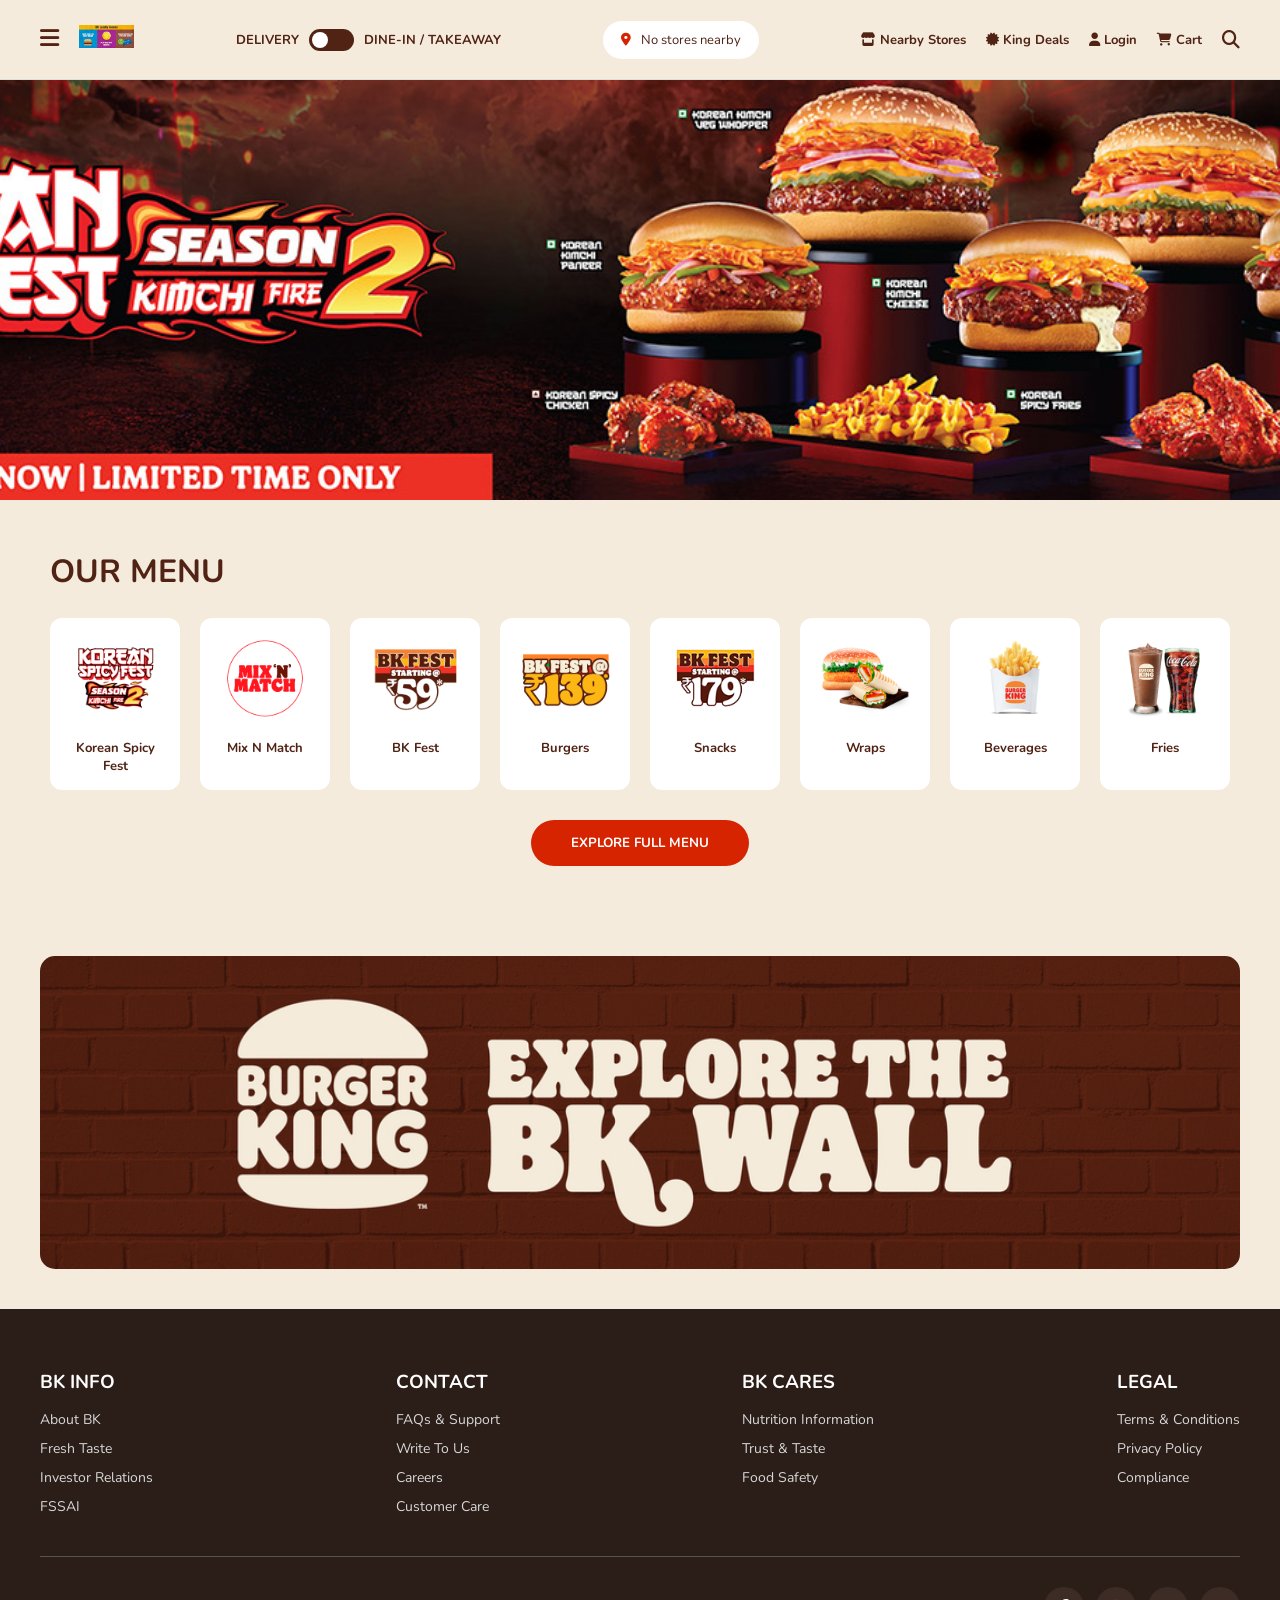
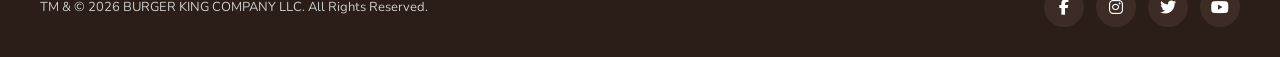
<file: BurgerKing/index.html>
<!DOCTYPE html>
<html lang="en">

<head>
    <meta charset="UTF-8">
    <meta name="viewport" content="width=device-width, initial-scale=1.0">

    <title>Burger King Clone</title>

    <!-- CSS -->
    <link rel="stylesheet" href="style.css">

    <!-- Font Awesome -->
    <link rel="stylesheet"
        href="https://cdnjs.cloudflare.com/ajax/libs/font-awesome/6.5.1/css/all.min.css">

    <!-- Google Font -->
    <link href="https://fonts.googleapis.com/css2?family=Nunito:wght@400;600;700;800&display=swap"
        rel="stylesheet">
</head>

<body>

    <!-- ================= NAVBAR ================= -->

    <header class="navbar">

        <!-- LEFT -->

        <div class="nav-left">

            <div class="burger-menu">
                <i class="fa-solid fa-bars"></i>
            </div>

            <div class="logo">
                <img src="./img/logo.png" alt="Burger King">
            </div>

        </div>

        <!-- CENTER -->

        <div class="delivery">

            <span>DELIVERY</span>

            <label class="switch">

                <input type="checkbox">

                <span class="slider"></span>

            </label>

            <span>DINE-IN / TAKEAWAY</span>

        </div>

        <!-- LOCATION -->

        <div class="location">

            <i class="fa-solid fa-location-dot"></i>

            <span>No stores nearby</span>

        </div>

        <!-- RIGHT -->

        <div class="menu">

            <a href="store.html">
                <i class="fa-solid fa-store"></i>
                Nearby Stores
            </a>

            <a href="kingDeals.html">
                <i class="fa-solid fa-certificate"></i>
                King Deals
            </a>

            <a href="login.html">
                <i class="fa-solid fa-user"></i>
                Login
            </a>

            <a href="cart.html">
                <i class="fa-solid fa-cart-shopping"></i>
                Cart
            </a>

            <i class="fa-solid fa-magnifying-glass search"></i>

        </div>

    </header>

    <!-- ================= HERO SLIDER ================= -->

    <section class="hero-slider">

        <img id="sliderImage"
            src="./img/banner1.jpg"
            alt="Burger King Banner">

    </section>

    <!-- ================= OUR MENU ================= -->

    <section class="menu-section">

        <div class="section-title">

            <h2>OUR MENU</h2>

        </div>

        <div class="menu-scroll">

            <div class="menu-card">
                <img src="./img/m1.png" alt="">
                <p>Korean Spicy Fest</p>
            </div>

            <div class="menu-card">
                <img src="./img/m2.png" alt="">
                <p>Mix N Match</p>
            </div>

            <div class="menu-card">
                <img src="./img/m3.png" alt="">
                <p>BK Fest</p>
            </div>

            <div class="menu-card">
                <img src="./img/m4.png" alt="">
                <p>Burgers</p>
            </div>

            <div class="menu-card">
                <img src="./img/m5.png" alt="">
                <p>Snacks</p>
            </div>

            <div class="menu-card">
                <img src="./img/m6.png" alt="">
                <p>Wraps</p>
            </div>

            <div class="menu-card">
                <img src="./img/m7.png" alt="">
                <p>Beverages</p>
            </div>

            <div class="menu-card">
                <img src="./img/m8.png" alt="">
                <p>Fries</p>
            </div>

        </div>

        <button class="menu-btn">
            EXPLORE FULL MENU
        </button>

    </section>

    <!-- ================= DEALS BANNER ================= -->

    <section class="banner-section">

        <img src="./img/banner5.jpg" alt="Banner">

    </section>

    <!-- ================= FOOTER ================= -->

    <footer class="footer">

        <div class="footer-container">

            <div class="footer-column">

                <h3>BK INFO</h3>

                <a href="#">About BK</a>
                <a href="#">Fresh Taste</a>
                <a href="#">Investor Relations</a>
                <a href="#">FSSAI</a>

            </div>

            <div class="footer-column">

                <h3>CONTACT</h3>

                <a href="#">FAQs & Support</a>
                <a href="#">Write To Us</a>
                <a href="#">Careers</a>
                <a href="#">Customer Care</a>

            </div>

            <div class="footer-column">

                <h3>BK CARES</h3>

                <a href="#">Nutrition Information</a>
                <a href="#">Trust & Taste</a>
                <a href="#">Food Safety</a>

            </div>

            <div class="footer-column">

                <h3>LEGAL</h3>

                <a href="#">Terms & Conditions</a>
                <a href="#">Privacy Policy</a>
                <a href="#">Compliance</a>

            </div>

        </div>

        <hr>

        <div class="footer-bottom">

            <p>
                TM & © 2026 BURGER KING COMPANY LLC.
                All Rights Reserved.
            </p>

            <div class="social-icons">

                <a href="#">
                    <i class="fab fa-facebook-f"></i>
                </a>

                <a href="#">
                    <i class="fab fa-instagram"></i>
                </a>

                <a href="#">
                    <i class="fab fa-twitter"></i>
                </a>

                <a href="#">
                    <i class="fab fa-youtube"></i>
                </a>

            </div>

        </div>

    </footer>

    <!-- JS -->

    <script src="script.js"></script>

</body>

</html>
</file>
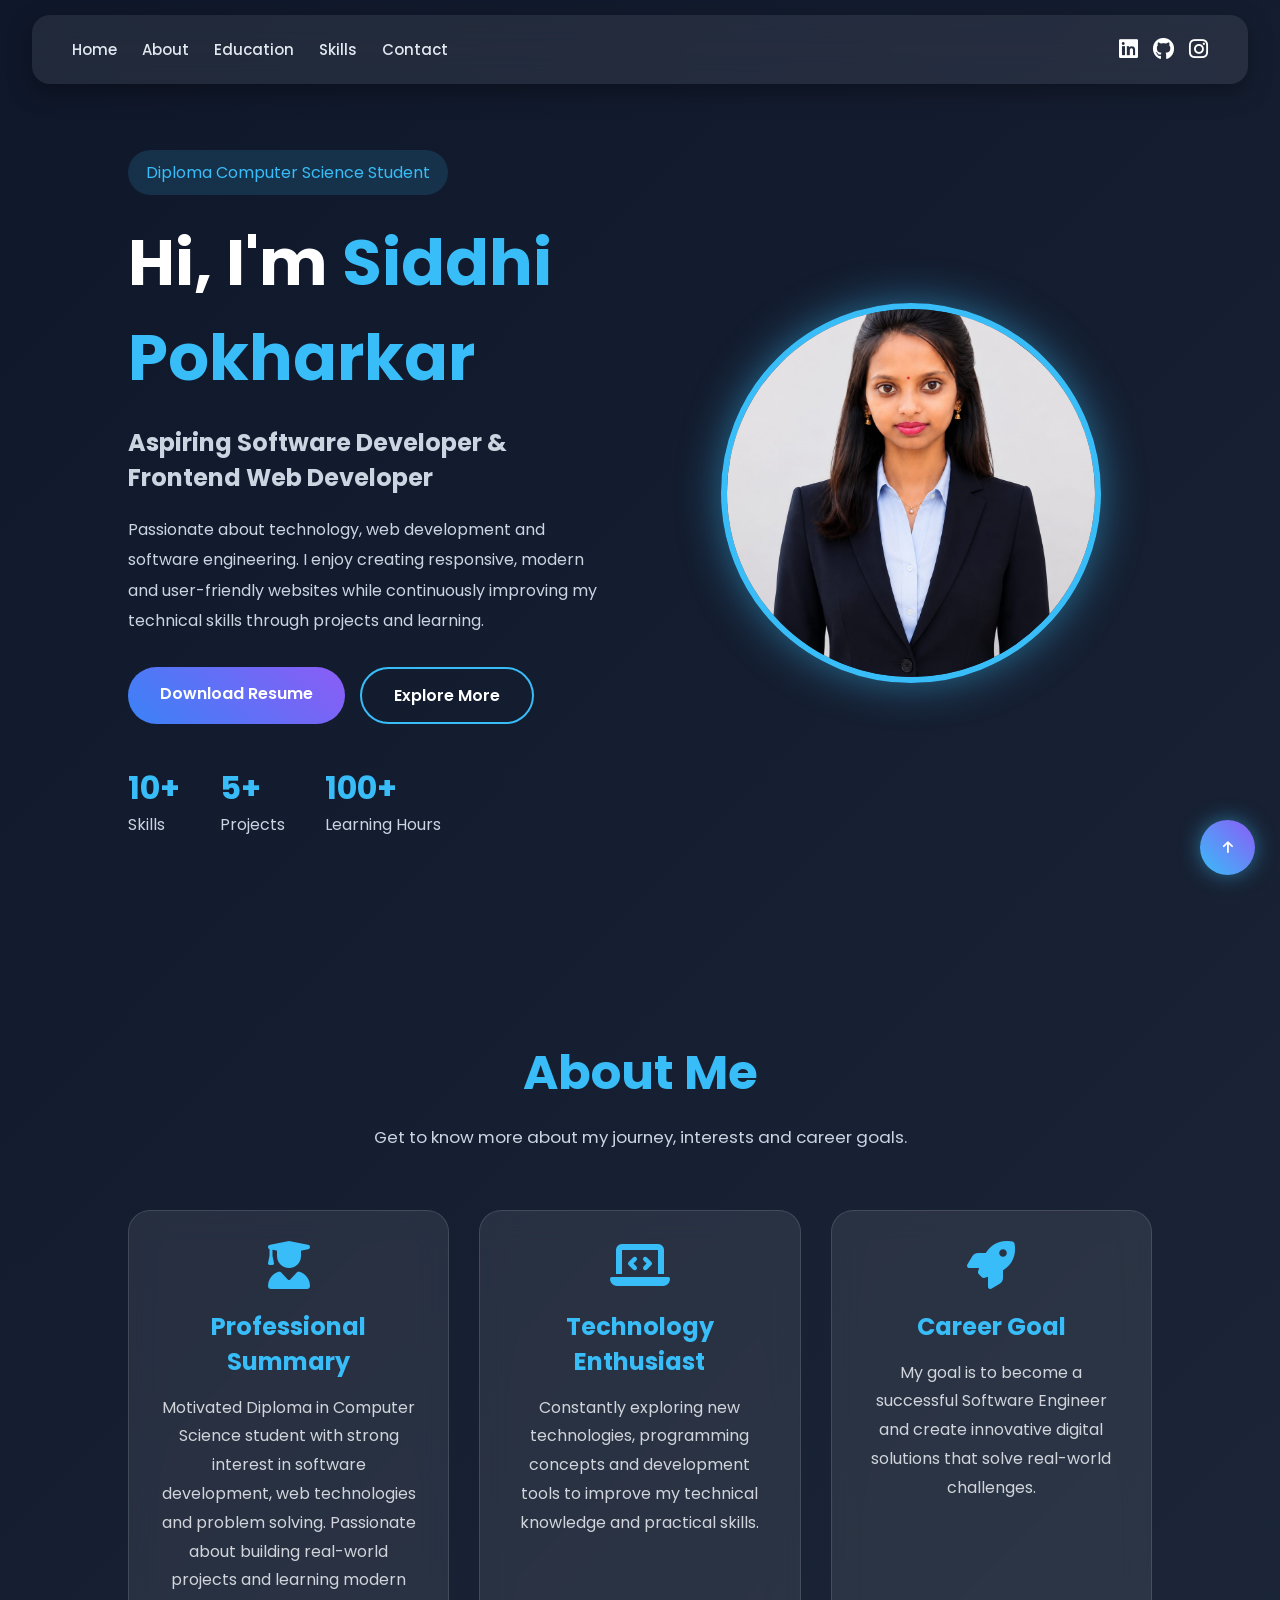
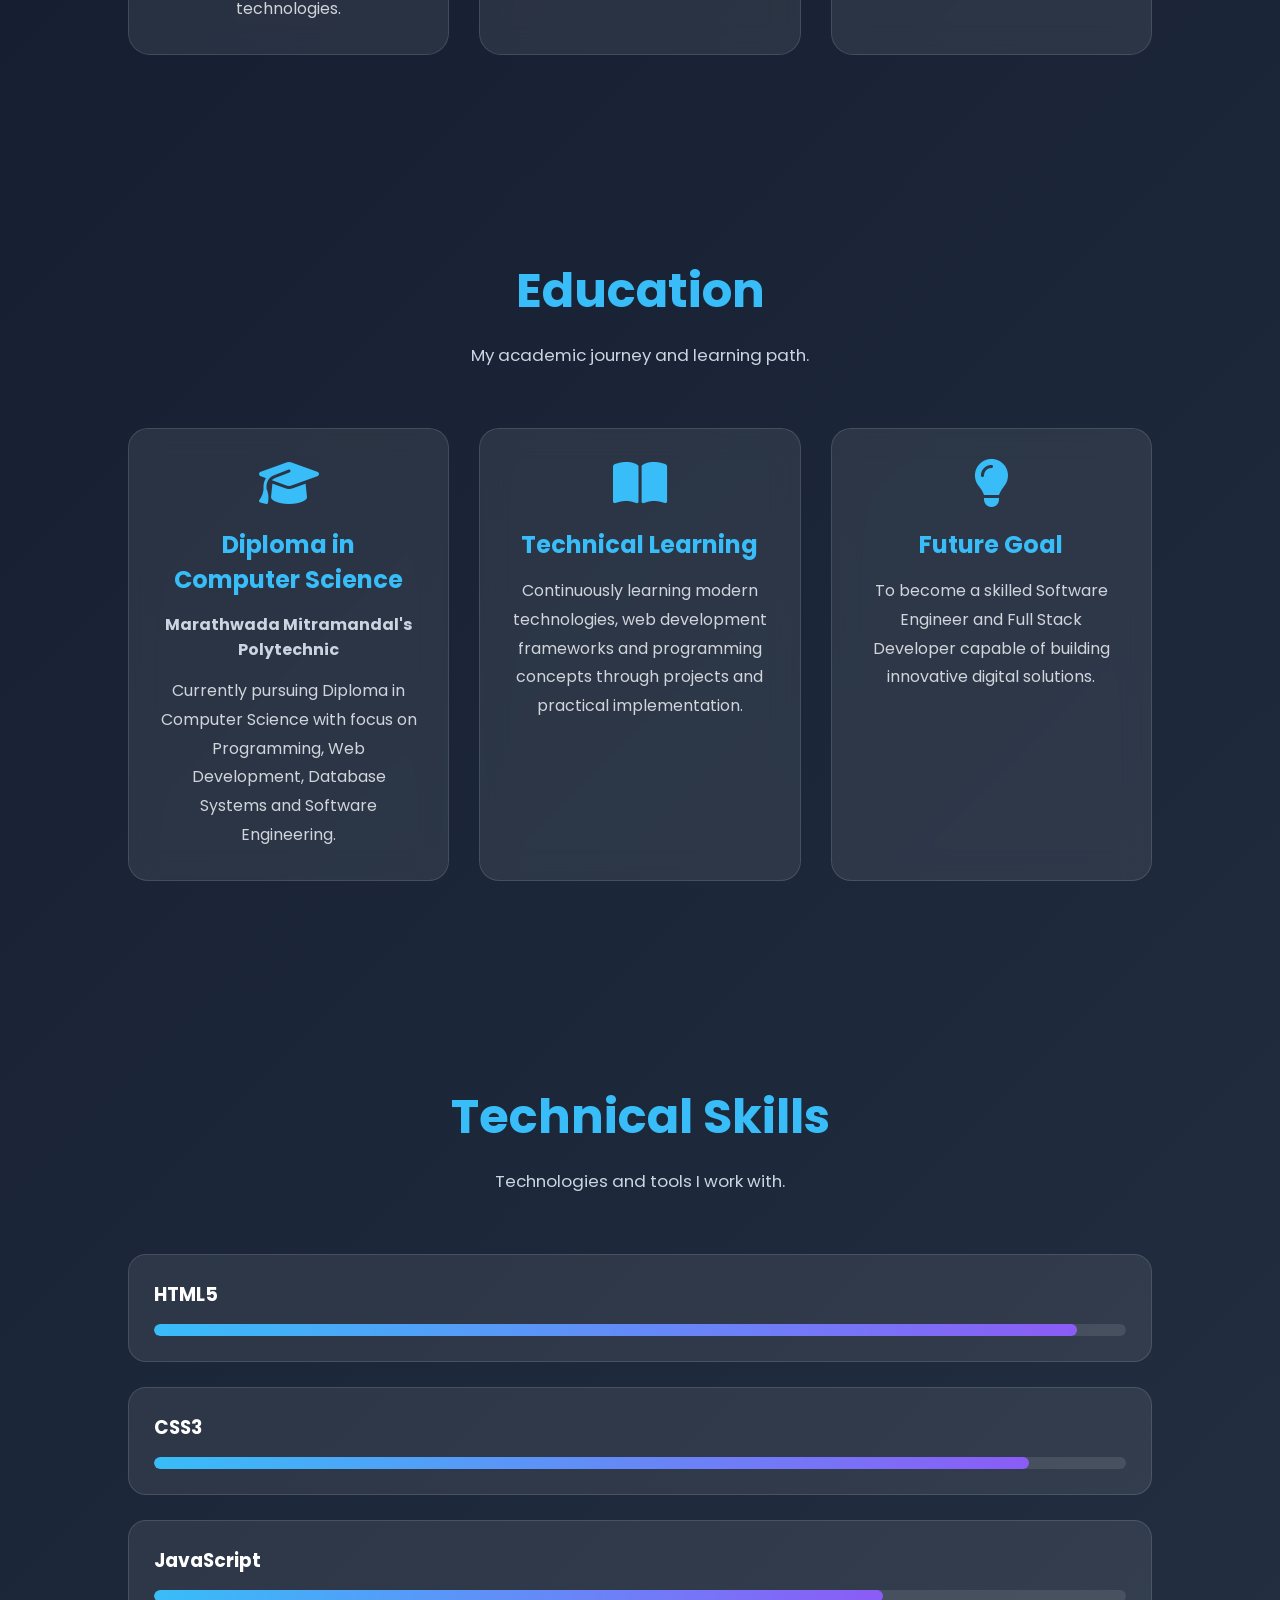
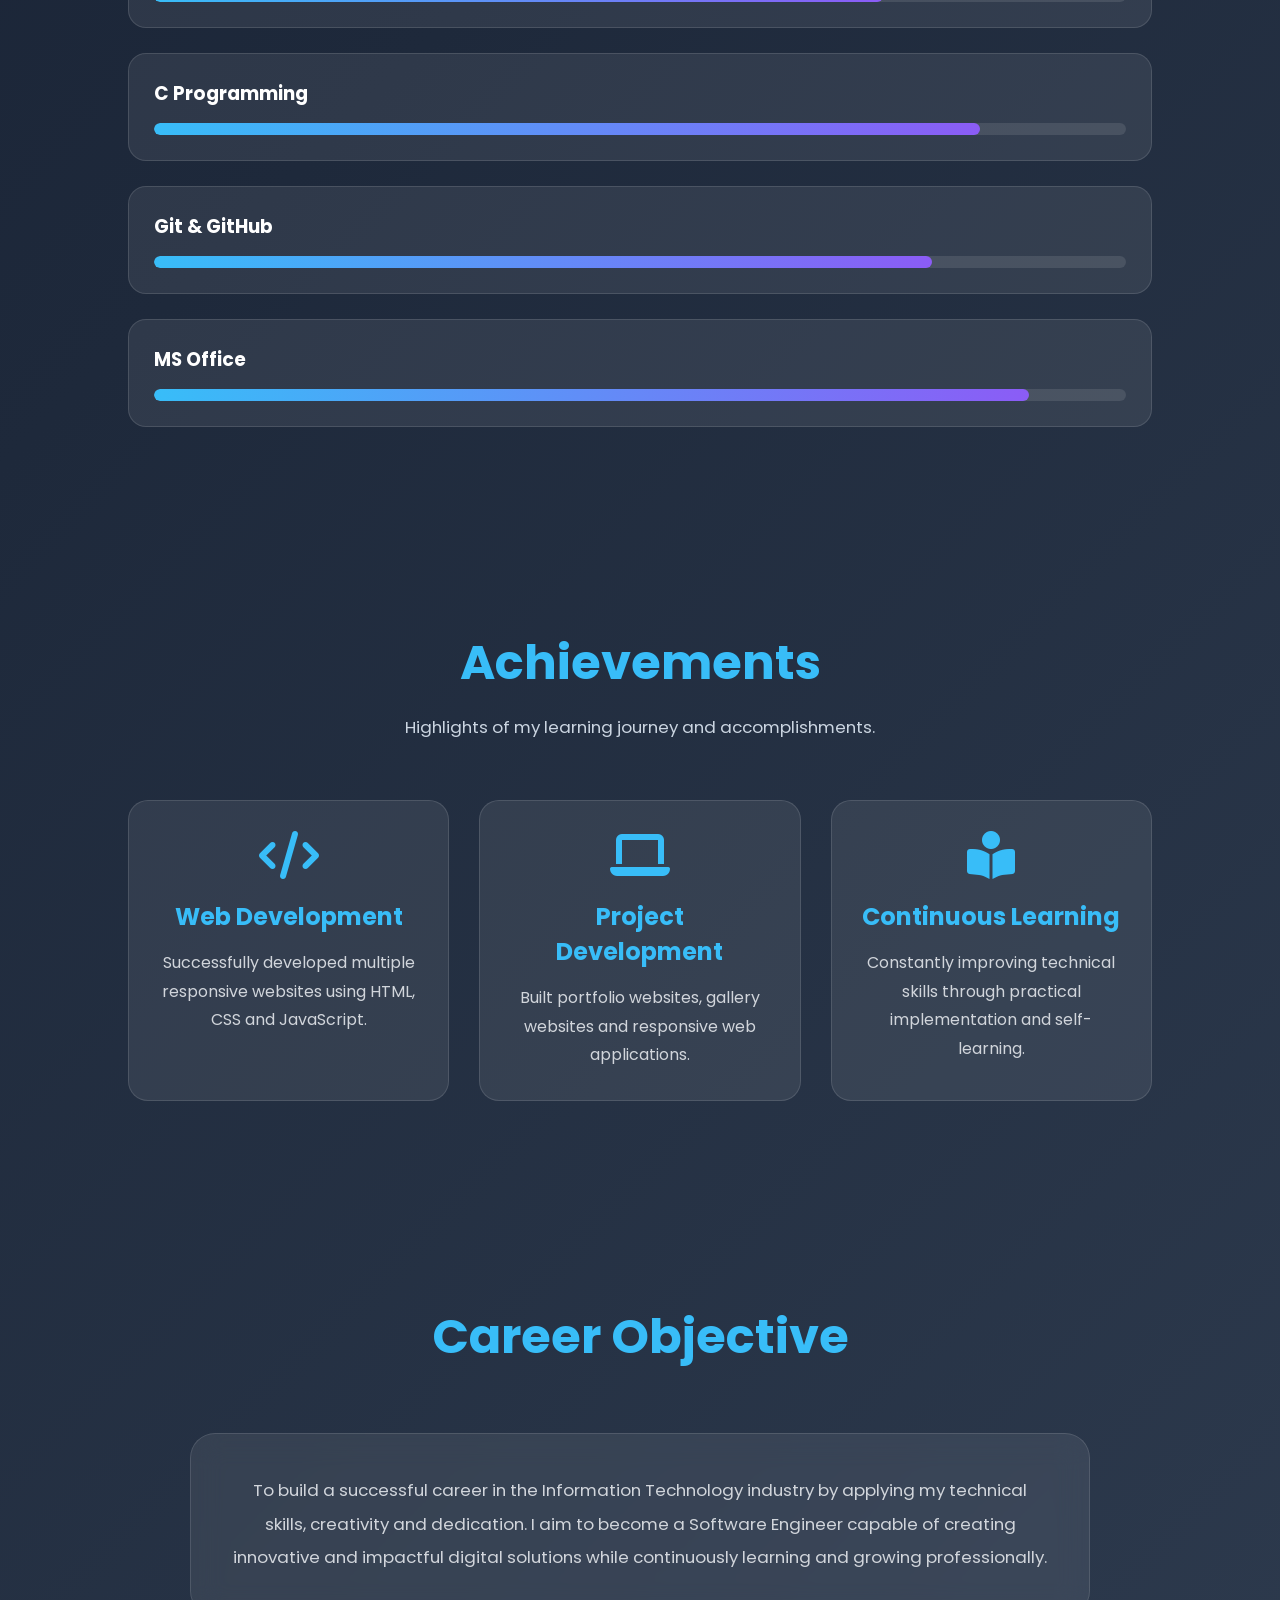
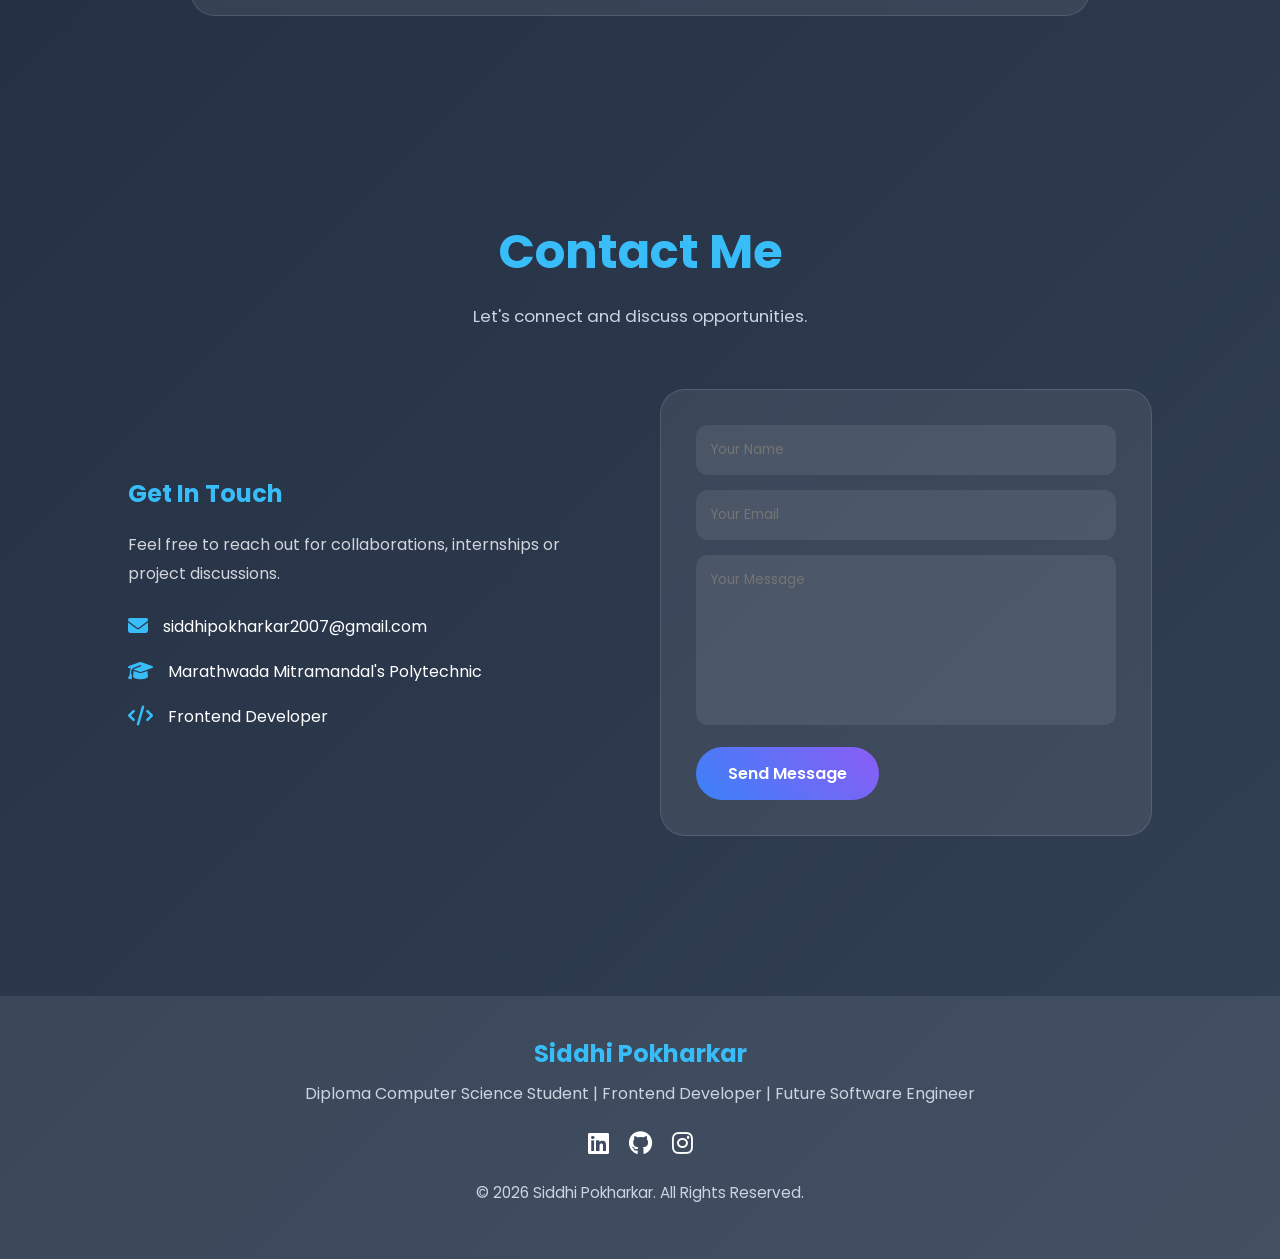
<file: portfolio/index.html>
<!DOCTYPE html>
<html lang="en">

<head>

    <meta charset="UTF-8">
    <meta name="viewport" content="width=device-width, initial-scale=1.0">

    <title>Siddhi Pokharkar | Portfolio</title>

    <link rel="stylesheet" href="style.css">

    <link rel="stylesheet"
        href="https://cdnjs.cloudflare.com/ajax/libs/font-awesome/6.5.1/css/all.min.css">

    <link href="https://fonts.googleapis.com/css2?family=Poppins:wght@300;400;500;600;700;800&display=swap"
        rel="stylesheet">

</head>

<body>

    <!-- ================= NAVBAR ================= -->

    <header class="header">

       

        <nav class="navbar">
                   
            <a href="#home">Home</a>
            <a href="#about">About</a>
            <a href="#education">Education</a>
            <a href="#skills">Skills</a>
        
            <a href="#contact">Contact</a>
                   

        </nav>

        <div class="social-icons">

            <a href="#">
                <i class="fab fa-linkedin"></i>
            </a>

            <a href="#">
                <i class="fab fa-github"></i>
            </a>

            <a href="#">
                <i class="fab fa-instagram"></i>
            </a>

        </div>

    </header>

    <!-- ================= HERO SECTION ================= -->

    <section class="hero" id="home">

        <div class="hero-content">

            <span class="tag">
                Diploma Computer Science Student
            </span>

            <h1>
                Hi, I'm <span>Siddhi Pokharkar</span>
            </h1>

            <h3>
                Aspiring Software Developer &
                Frontend Web Developer
            </h3>

            <p>

                Passionate about technology, web development and
                software engineering. I enjoy creating responsive,
                modern and user-friendly websites while continuously
                improving my technical skills through projects and learning.

            </p>

            <div class="hero-buttons">

                <a href="resume.pdf" class="btn">
                    Download Resume
                </a>

                <a href="#about" class="btn secondary-btn">
                    Explore More
                </a>

            </div>

            <div class="hero-stats">

                <div>
                    <h2>10+</h2>
                    <span>Skills</span>
                </div>

                <div>
                    <h2>5+</h2>
                    <span>Projects</span>
                </div>

                <div>
                    <h2>100+</h2>
                    <span>Learning Hours</span>
                </div>

            </div>

        </div>

        <div class="hero-image">

            <img src="images/profile.png"
                alt="Siddhi Pokharkar">

        </div>

    </section>

    <!-- ================= ABOUT SECTION ================= -->

    <section id="about">

        <div class="section-title">

            <h1>About Me</h1>

            <p>
                Get to know more about my journey,
                interests and career goals.
            </p>

        </div>

        <div class="about-container">

            <div class="about-card">

                <i class="fas fa-user-graduate"></i>

                <h2>Professional Summary</h2>

                <p>

                    Motivated Diploma in Computer Science student
                    with strong interest in software development,
                    web technologies and problem solving.

                    Passionate about building real-world projects
                    and learning modern technologies.

                </p>

            </div>

            <div class="about-card">

                <i class="fas fa-laptop-code"></i>

                <h2>Technology Enthusiast</h2>

                <p>

                    Constantly exploring new technologies,
                    programming concepts and development tools
                    to improve my technical knowledge and practical skills.

                </p>

            </div>

            <div class="about-card">

                <i class="fas fa-rocket"></i>

                <h2>Career Goal</h2>

                <p>

                    My goal is to become a successful Software Engineer
                    and create innovative digital solutions that solve
                    real-world challenges.

                </p>

            </div>

        </div>

    </section>

        <!-- ================= EDUCATION SECTION ================= -->

    <section id="education">

        <div class="section-title">

            <h1>Education</h1>

            <p>
                My academic journey and learning path.
            </p>

        </div>

        <div class="education-container">

            <div class="education-card">

                <i class="fas fa-graduation-cap"></i>

                <h2>Diploma in Computer Science</h2>

                <h4>Marathwada Mitramandal's Polytechnic</h4>

                <p>
                    Currently pursuing Diploma in Computer Science
                    with focus on Programming, Web Development,
                    Database Systems and Software Engineering.
                </p>

            </div>

            <div class="education-card">

                <i class="fas fa-book-open"></i>

                <h2>Technical Learning</h2>

                <p>
                    Continuously learning modern technologies,
                    web development frameworks and programming concepts
                    through projects and practical implementation.
                </p>

            </div>

            <div class="education-card">

                <i class="fas fa-lightbulb"></i>

                <h2>Future Goal</h2>

                <p>
                    To become a skilled Software Engineer and
                    Full Stack Developer capable of building
                    innovative digital solutions.
                </p>

            </div>

        </div>

    </section>

    <!-- ================= SKILLS SECTION ================= -->

    <section id="skills">

        <div class="section-title">

            <h1>Technical Skills</h1>

            <p>
                Technologies and tools I work with.
            </p>

        </div>

        <div class="skills-container">

            <div class="skill-card">

                <h3>HTML5</h3>

                <div class="progress-bar">
                    <span style="width:95%;"></span>
                </div>

            </div>

            <div class="skill-card">

                <h3>CSS3</h3>

                <div class="progress-bar">
                    <span style="width:90%;"></span>
                </div>

            </div>

            <div class="skill-card">

                <h3>JavaScript</h3>

                <div class="progress-bar">
                    <span style="width:75%;"></span>
                </div>

            </div>

            <div class="skill-card">

                <h3>C Programming</h3>

                <div class="progress-bar">
                    <span style="width:85%;"></span>
                </div>

            </div>

            <div class="skill-card">

                <h3>Git & GitHub</h3>

                <div class="progress-bar">
                    <span style="width:80%;"></span>
                </div>

            </div>

            <div class="skill-card">

                <h3>MS Office</h3>

                <div class="progress-bar">
                    <span style="width:90%;"></span>
                </div>

            </div>

        </div>

    </section>

    
    <!-- ================= ACHIEVEMENTS SECTION ================= -->

    <section id="achievements">

        <div class="section-title">

            <h1>Achievements</h1>

            <p>
                Highlights of my learning journey and accomplishments.
            </p>

        </div>

        <div class="achievement-container">

            <div class="achievement-card">

                <i class="fas fa-code"></i>

                <h2>Web Development</h2>

                <p>
                    Successfully developed multiple responsive websites
                    using HTML, CSS and JavaScript.
                </p>

            </div>

            <div class="achievement-card">

                <i class="fas fa-laptop"></i>

                <h2>Project Development</h2>

                <p>
                    Built portfolio websites, gallery websites and
                    responsive web applications.
                </p>

            </div>

            <div class="achievement-card">

                <i class="fas fa-book-reader"></i>

                <h2>Continuous Learning</h2>

                <p>
                    Constantly improving technical skills through
                    practical implementation and self-learning.
                </p>

            </div>

        </div>

    </section>

    <!-- ================= CAREER OBJECTIVE ================= -->

    <section id="career">

        <div class="section-title">

            <h1>Career Objective</h1>

        </div>

        <div class="career-card">

            <p>

                To build a successful career in the Information Technology
                industry by applying my technical skills, creativity and
                dedication.

                I aim to become a Software Engineer capable of creating
                innovative and impactful digital solutions while continuously
                learning and growing professionally.

            </p>

        </div>

    </section>

    <!-- ================= CONTACT SECTION ================= -->

    <section id="contact">

        <div class="section-title">

            <h1>Contact Me</h1>

            <p>
                Let's connect and discuss opportunities.
            </p>

        </div>

        <div class="contact-container">

            <div class="contact-info">

                <h2>Get In Touch</h2>

                <p>
                    Feel free to reach out for collaborations,
                    internships or project discussions.
                </p>

                <div class="contact-item">

                    <i class="fas fa-envelope"></i>

                    <span>
                        siddhipokharkar2007@gmail.com
                    </span>

                </div>

                <div class="contact-item">

                    <i class="fas fa-graduation-cap"></i>

                    <span>
                        Marathwada Mitramandal's Polytechnic
                    </span>

                </div>

                <div class="contact-item">

                    <i class="fas fa-code"></i>

                    <span>
                        Frontend Developer
                    </span>

                </div>

            </div>

            <form class="contact-form">

                <input
                    type="text"
                    placeholder="Your Name"
                    required>

                <input
                    type="email"
                    placeholder="Your Email"
                    required>

                <textarea
                    rows="7"
                    placeholder="Your Message"
                    required></textarea>

                <button
                    type="submit"
                    class="btn">

                    Send Message

                </button>

            </form>

        </div>

    </section>

    <!-- ================= FOOTER ================= -->

    <footer>

        <div class="footer-content">

            <h2>
                Siddhi Pokharkar
            </h2>

            <p>
                Diploma Computer Science Student |
                Frontend Developer |
                Future Software Engineer
            </p>

            <div class="footer-icons">

                <a href="#">
                    <i class="fab fa-linkedin"></i>
                </a>

                <a href="#">
                    <i class="fab fa-github"></i>
                </a>

                <a href="#">
                    <i class="fab fa-instagram"></i>
                </a>

            </div>

            <p class="copyright">

                © 2026 Siddhi Pokharkar.
                All Rights Reserved.

            </p>

        </div>

    </footer>

    <!-- ================= SCROLL TOP BUTTON ================= -->

    <button id="topBtn">

        <i class="fas fa-arrow-up"></i>

    </button>

    <!-- ================= SCRIPT ================= -->

    <script src="script.js"></script>

</body>
</html>
</file>
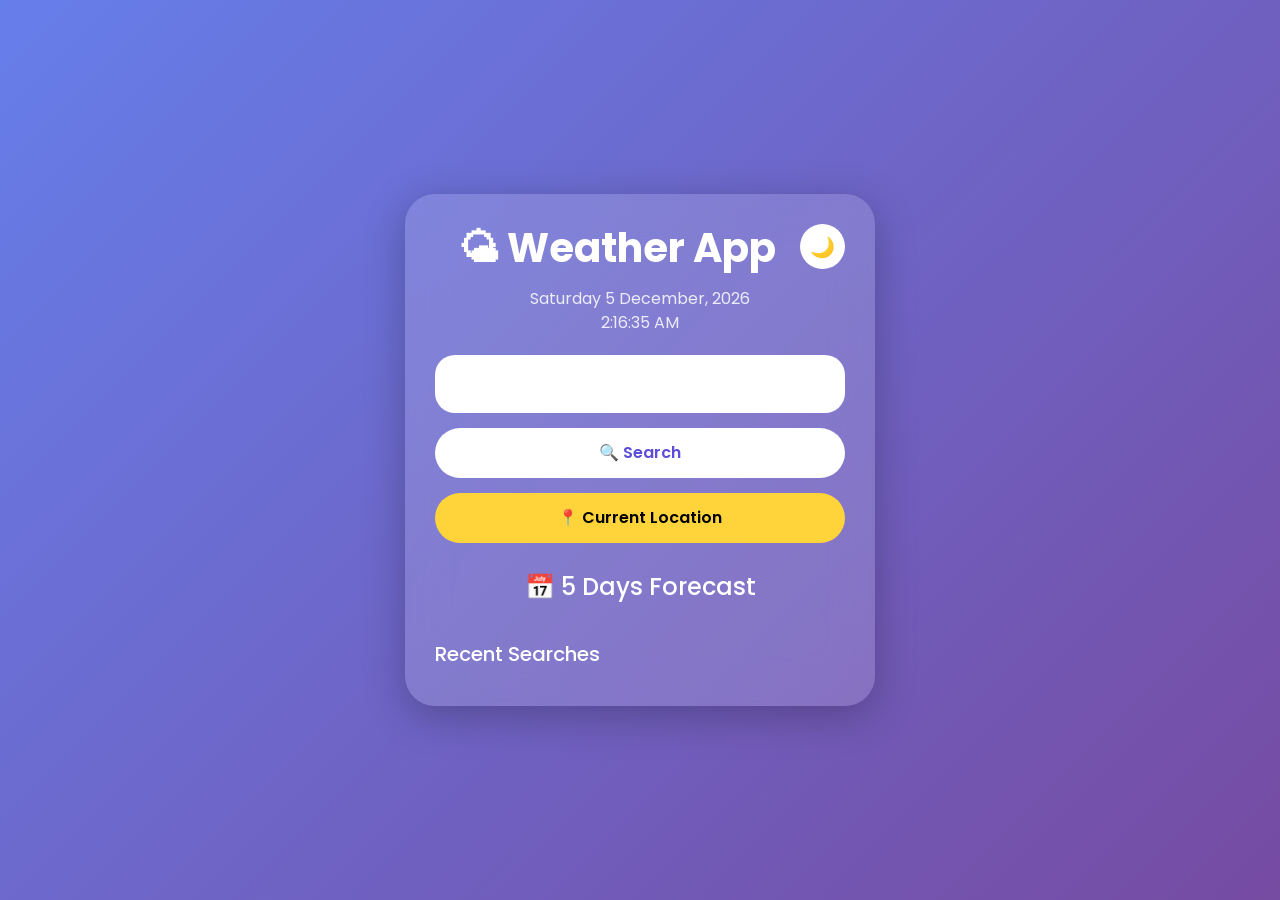
<file: weatherApplication/index.html>
<!DOCTYPE html>
<html lang="en">

<head>
    <meta charset="UTF-8">
    <meta name="viewport" content="width=device-width, initial-scale=1.0">
    <title>Professional Weather App</title>

    <link href="https://cdn.jsdelivr.net/npm/bootstrap@5.3.8/dist/css/bootstrap.min.css" rel="stylesheet">

    <link rel="stylesheet"
        href="https://cdnjs.cloudflare.com/ajax/libs/font-awesome/6.7.2/css/all.min.css">

    <link href="https://fonts.googleapis.com/css2?family=Poppins:wght@300;400;500;600;700&display=swap"
        rel="stylesheet">


    <style>
        *{
            margin:0;
            padding:0;
            box-sizing:border-box;
            font-family:'Poppins',sans-serif;
        }

        body{

            min-height:100vh;

            background:linear-gradient(135deg,#667eea,#764ba2);

            display:flex;

            justify-content:center;

            align-items:center;

            padding:20px;

            transition:.5s;

        }


        .weather-card{

            width:100%;

            max-width:470px;

            background:rgba(255,255,255,.15);

            backdrop-filter:blur(20px);

            -webkit-backdrop-filter:blur(20px);

            border-radius:30px;

            padding:30px;

            color:white;

            box-shadow:0 10px 40px rgba(0,0,0,.25);

            transition:.4s;

        }


        .weather-card:hover{

            transform:translateY(-10px);

        }



        h1{

            text-align:center;

            font-weight:700;

            margin-bottom:15px;

        }


        .dateTime{

            text-align:center;

            opacity:.85;

            margin-bottom:20px;

        }



        .darkBtn{

            float:right;

            width:45px;

            height:45px;

            border:none;

            border-radius:50%;

            background:white;

            font-size:20px;

            cursor:pointer;

            transition:.3s;

        }


        .darkBtn:hover{

            transform:scale(1.1);

        }



        .form-control{

            height:55px;

            border-radius:20px;

            border:none;

        }


        .form-control:focus{

            box-shadow:none;

        }



        .btn-search,

        .btn-location{

            width:100%;

            height:50px;

            border:none;

            border-radius:25px;

            margin-top:15px;

            font-weight:600;

        }


        .btn-search{

            background:white;

            color:#5b4dd8;

        }


        .btn-location{

            background:#ffd43b;

            color:black;

        }



        #dataResult{

            margin-top:25px;

        }



        .city{

            text-align:center;

            font-size:30px;

            font-weight:bold;

        }



        .country{

            text-align:center;

            opacity:.8;

        }



        .weather-icon{

            text-align:center;

        }


        .weather-icon img{

            width:130px;

        }



        .temp{

            text-align:center;

            font-size:65px;

            font-weight:bold;

        }



        .condition{

            text-align:center;

            font-size:24px;

        }


        .description{

            text-align:center;

            opacity:.8;

            text-transform:capitalize;

        }



        .extra{

            display:flex;

            gap:10px;

            margin-top:25px;

        }



        .extra-box{

            flex:1;

            background:rgba(255,255,255,.12);

            padding:15px;

            border-radius:20px;

            text-align:center;

            transition:.3s;

        }



        .extra-box:hover{

            transform:translateY(-8px);

            background:rgba(255,255,255,.22);

        }



        .forecast{

            margin-top:30px;

        }



        .forecast h4{

            text-align:center;

            margin-bottom:15px;

        }



        .forecast-row{

            display:flex;

            gap:10px;

            overflow-x:auto;

        }



        .forecast-row::-webkit-scrollbar{

            display:none;

        }



        .forecast-card{

            min-width:95px;

            background:rgba(255,255,255,.12);

            border-radius:20px;

            text-align:center;

            padding:12px;

            transition:.3s;

        }



        .forecast-card:hover{

            transform:translateY(-8px);

            background:rgba(255,255,255,.25);

        }



        .history{

            margin-top:25px;

        }



        .history h5{

            margin-bottom:10px;

        }



        .history button{

            margin:5px;

            border-radius:20px;

        }



        .dark{

            background:

            linear-gradient(

            135deg,

            #0f2027,

            #203a43,

            #2c5364

            );

        }



        .sunny{

            background:

            linear-gradient(

            135deg,

            #f6d365,

            #fda085

            );

        }



        .rainy{

            background:

            linear-gradient(

            135deg,

            #4b79a1,

            #283e51

            );

        }



        .cloudy{

            background:

            linear-gradient(

            135deg,

            #bdc3c7,

            #2c3e50

            );

        }



        .snowy{

            background:

            linear-gradient(

            135deg,

            #83a4d4,

            #b6fbff

            );

        }



        @media(max-width:500px){

            .extra{

                flex-direction:column;

            }


            .temp{

                font-size:50px;

            }

        }

    </style>

</head>

<body>

<div class="weather-card">

<button class="darkBtn"

onclick="toggleTheme()">

🌙

</button>


<h1>

🌤 Weather App

</h1>


<div class="dateTime"

id="dateTime">

</div>



<div class="form-floating">

<input

type="text"

class="form-control"

id="cityInput"

placeholder="City Name">


<label>

Enter City Name

</label>

</div>



<button

class="btn-search"

onclick="getWeatherData()">

🔍 Search

</button>



<button

class="btn-location"

onclick="getLocationWeather()">

📍 Current Location

</button>



<div id="dataResult">

</div>



<div class="forecast">

<h4>

📅 5 Days Forecast

</h4>


<div

class="forecast-row"

id="forecast">

</div>

</div>



<div class="history">

<h5>

Recent Searches

</h5>


<div id="history">

</div>

</div>


</div>


<script src="script.js"></script>

</body>

</html>
</file>
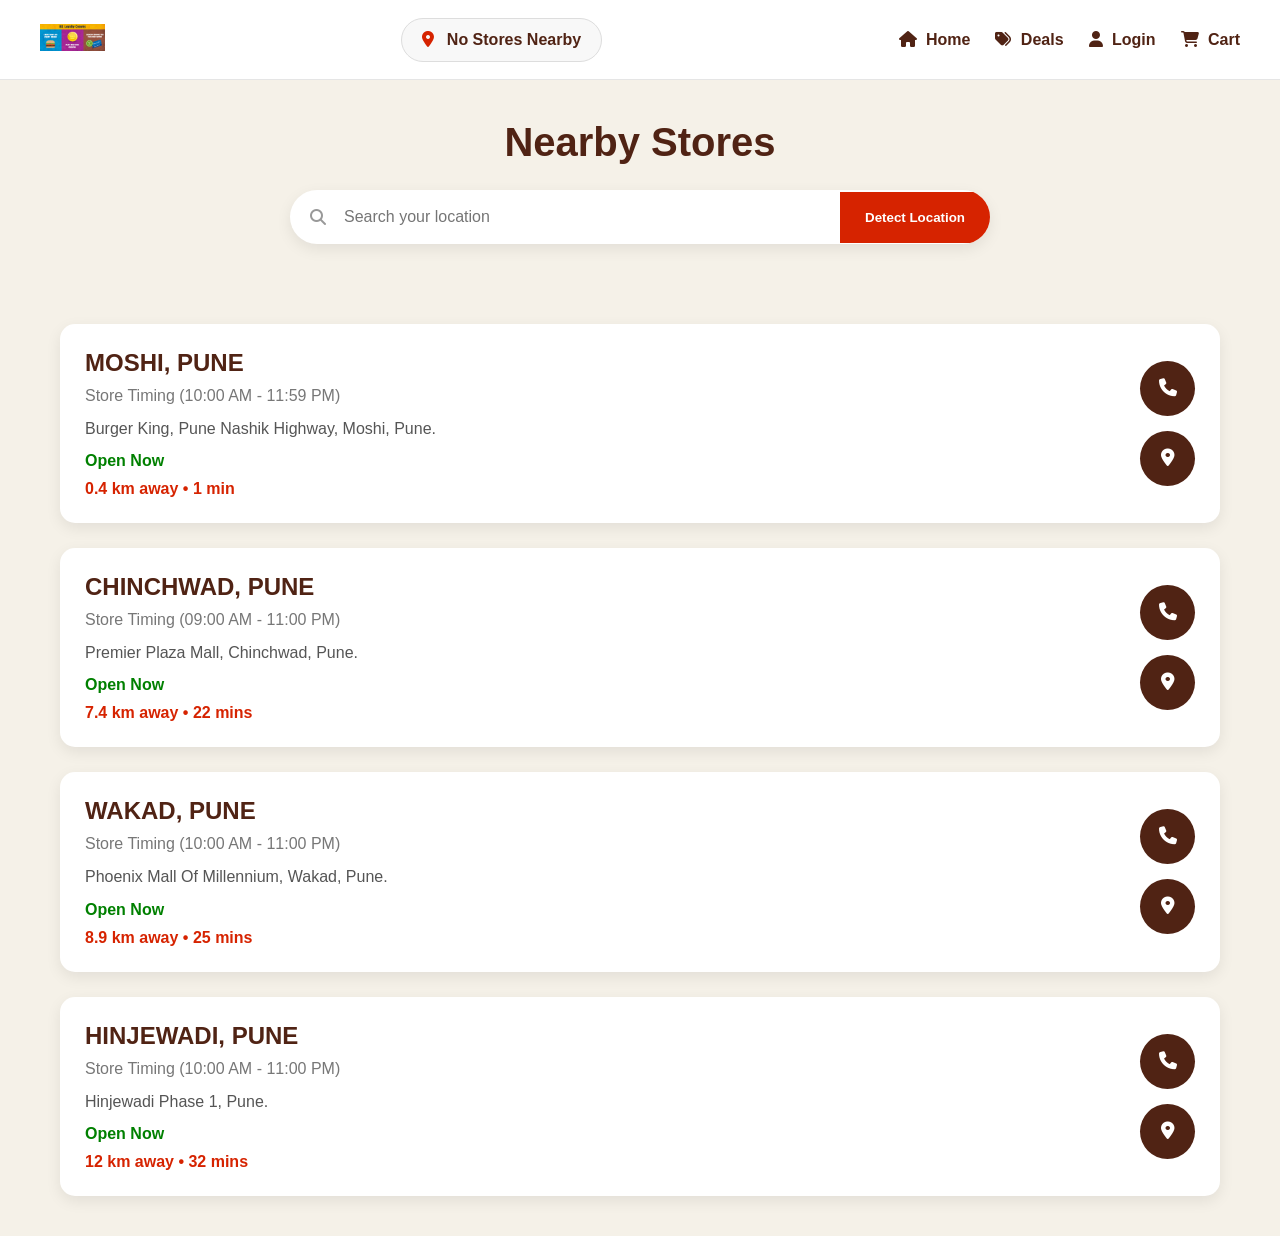
<file: BurgerKing/store.html>
<!DOCTYPE html>
<html lang="en">

<head>
    <meta charset="UTF-8">
    <meta name="viewport" content="width=device-width, initial-scale=1.0">
    <title>Nearby Stores | Burger King</title>

    <link rel="stylesheet" href="store.css">

    <link rel="stylesheet"
        href="https://cdnjs.cloudflare.com/ajax/libs/font-awesome/6.5.1/css/all.min.css">
</head>

<body>

    <!-- NAVBAR -->

    <header class="navbar">

        <div class="logo">
            <a href="index.html">
                <img src="./img/logo.png" alt="">
            </a>
        </div>

        <div class="location-box">
            <i class="fa-solid fa-location-dot"></i>
            <span>No Stores Nearby</span>
        </div>

        <div class="menu">

            <a href="index.html">
                <i class="fa-solid fa-house"></i>
                Home
            </a>

            <a href="kingDeals.html">
                <i class="fa-solid fa-tags"></i>
                Deals
            </a>

            <a href="login.html">
                <i class="fa-solid fa-user"></i>
                Login
            </a>

            <a href="cart.html">
                <i class="fa-solid fa-cart-shopping"></i>
                Cart
            </a>

        </div>

    </header>

    <!-- SEARCH -->

    <section class="search-section">

        <h1>Nearby Stores</h1>

        <div class="search-bar">

            <i class="fa-solid fa-magnifying-glass"></i>

            <input type="text"
                placeholder="Search your location">

            <button>
                Detect Location
            </button>

        </div>

    </section>

    <!-- STORES -->

    <section class="stores">

        <!-- STORE 1 -->

        <div class="store-card">

            <div class="store-left">

                <h2>MOSHI, PUNE</h2>

                <p class="timing">
                    Store Timing (10:00 AM - 11:59 PM)
                </p>

                <p class="address">
                    Burger King,
                    Pune Nashik Highway,
                    Moshi, Pune.
                </p>

                <p class="status">
                    Open Now
                </p>

                <p class="distance">
                    0.4 km away • 1 min
                </p>

            </div>

            <div class="store-right">

                <button>
                    <i class="fa-solid fa-phone"></i>
                </button>

                <button>
                    <i class="fa-solid fa-location-dot"></i>
                </button>

            </div>

        </div>

        <!-- STORE 2 -->

        <div class="store-card">

            <div class="store-left">

                <h2>CHINCHWAD, PUNE</h2>

                <p class="timing">
                    Store Timing (09:00 AM - 11:00 PM)
                </p>

                <p class="address">
                    Premier Plaza Mall,
                    Chinchwad, Pune.
                </p>

                <p class="status">
                    Open Now
                </p>

                <p class="distance">
                    7.4 km away • 22 mins
                </p>

            </div>

            <div class="store-right">

                <button>
                    <i class="fa-solid fa-phone"></i>
                </button>

                <button>
                    <i class="fa-solid fa-location-dot"></i>
                </button>

            </div>

        </div>

        <!-- STORE 3 -->

        <div class="store-card">

            <div class="store-left">

                <h2>WAKAD, PUNE</h2>

                <p class="timing">
                    Store Timing (10:00 AM - 11:00 PM)
                </p>

                <p class="address">
                    Phoenix Mall Of Millennium,
                    Wakad, Pune.
                </p>

                <p class="status">
                    Open Now
                </p>

                <p class="distance">
                    8.9 km away • 25 mins
                </p>

            </div>

            <div class="store-right">

                <button>
                    <i class="fa-solid fa-phone"></i>
                </button>

                <button>
                    <i class="fa-solid fa-location-dot"></i>
                </button>

            </div>

        </div>

        <!-- STORE 4 -->

        <div class="store-card">

            <div class="store-left">

                <h2>HINJEWADI, PUNE</h2>

                <p class="timing">
                    Store Timing (10:00 AM - 11:00 PM)
                </p>

                <p class="address">
                    Hinjewadi Phase 1,
                    Pune.
                </p>

                <p class="status">
                    Open Now
                </p>

                <p class="distance">
                    12 km away • 32 mins
                </p>

            </div>

            <div class="store-right">

                <button>
                    <i class="fa-solid fa-phone"></i>
                </button>

                <button>
                    <i class="fa-solid fa-location-dot"></i>
                </button>

            </div>

        </div>

    </section>

</body>

</html>
</file>
<file: BurgerKing/style.css>
/* ================= GLOBAL ================= */

*{
    margin:0;
    padding:0;
    box-sizing:border-box;
    font-family:'Nunito',sans-serif;
}

body{
    background:#f5ebdc;
    color:#502314;
}

a{
    text-decoration:none;
}

/* ================= NAVBAR ================= */

.navbar{
    height:80px;
    background:#f5ebdc;
    display:flex;
    align-items:center;
    justify-content:space-between;
    padding:0 40px;
    border-bottom:1px solid #ddd;
    position:sticky;
    top:0;
    z-index:1000;
}

.nav-left{
    display:flex;
    align-items:center;
    gap:20px;
}

.burger-menu i{
    font-size:22px;
    cursor:pointer;
}

.logo img{
    width:55px;
}

.delivery{
    display:flex;
    align-items:center;
    gap:10px;
    font-size:13px;
    font-weight:700;
}

/* ================= SWITCH ================= */

.switch{
    position:relative;
    width:45px;
    height:22px;
}

.switch input{
    display:none;
}

.slider{
    position:absolute;
    inset:0;
    background:#502314;
    border-radius:30px;
}

.slider::before{
    content:"";
    width:16px;
    height:16px;
    background:#fff;
    border-radius:50%;
    position:absolute;
    top:3px;
    left:3px;
}

.location{
    background:#fff;
    padding:10px 18px;
    border-radius:30px;
    display:flex;
    align-items:center;
    gap:10px;
    font-size:13px;
}

.location i{
    color:#d62300;
}

.menu{
    display:flex;
    align-items:center;
    gap:20px;
}

.menu a{
    color:#502314;
    font-size:13px;
    font-weight:700;
}

.menu a:hover{
    color:#d62300;
}

.search{
    cursor:pointer;
    font-size:18px;
}

/* ================= HERO ================= */

.hero-slider{
    width:100%;
    height:420px;
    overflow:hidden;
    background:#fff;
}

.hero-slider img{
    width:100%;
    height:100%;
    object-fit:cover;
}

/* ================= MENU ================= */

.menu-section{
    padding:50px;
    background:#f5ebdc;
}

.section-title h2{
    font-size:32px;
    margin-bottom:25px;
}

.menu-scroll{
    display:flex;
    gap:20px;
    overflow-x:auto;
    scroll-behavior:smooth;
}

.menu-scroll::-webkit-scrollbar{
    display:none;
}

.menu-card{
    min-width:130px;
    background:#fff;
    border-radius:12px;
    padding:15px;
    text-align:center;
    transition:.3s;
    cursor:pointer;
}

.menu-card:hover{
    transform:translateY(-5px);
    box-shadow:0 10px 25px rgba(0,0,0,.1);
}

.menu-card img{
    width:90px;
    height:90px;
    object-fit:contain;
}

.menu-card p{
    margin-top:10px;
    font-size:13px;
    font-weight:700;
}

.menu-btn{
    display:block;
    margin:30px auto 0;
    padding:14px 40px;
    border:none;
    background:#d62300;
    color:white;
    border-radius:40px;
    font-weight:700;
    cursor:pointer;
    transition:.3s;
}

.menu-btn:hover{
    background:#b51c00;
}

/* ================= BANNER ================= */

.banner-section{
    padding:40px;
}

.banner-section img{
    width:100%;
    border-radius:15px;
    display:block;
}

/* ================= FOOTER ================= */

.footer{
    background:#2b1d17;
    color:white;
    padding:60px 40px 30px;
}

.footer-container{
    display:flex;
    justify-content:space-between;
    flex-wrap:wrap;
    gap:40px;
}

.footer-column{
    display:flex;
    flex-direction:column;
}

.footer-column h3{
    margin-bottom:15px;
    color:#fff;
}

.footer-column a{
    color:#d8d8d8;
    margin-bottom:10px;
    font-size:14px;
}

.footer-column a:hover{
    color:#ffb700;
}

.footer hr{
    margin:30px 0;
    border:none;
    height:1px;
    background:#555;
}

.footer-bottom{
    display:flex;
    justify-content:space-between;
    align-items:center;
}

.footer-bottom p{
    font-size:13px;
    color:#ccc;
}

.social-icons{
    display:flex;
    gap:12px;
}

.social-icons a{
    width:40px;
    height:40px;
    border-radius:50%;
    background:#3d2c25;
    display:flex;
    align-items:center;
    justify-content:center;
    color:white;
}

.social-icons a:hover{
    background:#d62300;
}

/* ================= MOBILE ================= */

@media(max-width:768px){

    .navbar{
        flex-wrap:wrap;
        height:auto;
        padding:15px;
        gap:15px;
    }

    .delivery,
    .location{
        display:none;
    }

    .menu{
        width:100%;
        justify-content:center;
        flex-wrap:wrap;
    }

    .hero-slider{
        height:220px;
    }

    .menu-section{
        padding:20px;
    }

    .banner-section{
        padding:15px;
    }

    .footer-container{
        flex-direction:column;
    }

    .footer-bottom{
        flex-direction:column;
        gap:20px;
        text-align:center;
    }
}
</file>
<file: portfolio/style.css>
/* ================= GOOGLE FONT ================= */

@import url('https://fonts.googleapis.com/css2?family=Poppins:wght@300;400;500;600;700;800&display=swap');

/* ================= RESET ================= */

*{
    margin:0;
    padding:0;
    box-sizing:border-box;
    scroll-behavior:smooth;
    font-family:'Poppins',sans-serif;
}

html{
    overflow-x:hidden;
}

body{
    background:linear-gradient(
        135deg,
        #0f172a,
        #1e293b,
        #334155
    );

    color:#fff;
    overflow-x:hidden;
}

/* ================= SCROLLBAR ================= */

::-webkit-scrollbar{
    width:10px;
}

::-webkit-scrollbar-track{
    background:#0f172a;
}

::-webkit-scrollbar-thumb{
    background:#38bdf8;
    border-radius:20px;
}

/* ================= COMMON ================= */

section{
    padding:100px 10%;
}

.section-title{
    text-align:center;
    margin-bottom:60px;
}

.section-title h1{
    font-size:3rem;
    color:#38bdf8;
    margin-bottom:15px;
}

.section-title p{
    color:#cbd5e1;
    font-size:1.05rem;
}

.btn{
    display:inline-block;
    padding:14px 32px;

    border:none;
    border-radius:50px;

    text-decoration:none;
    cursor:pointer;

    font-size:16px;
    font-weight:600;

    color:#fff;

    background:linear-gradient(
        45deg,
        #3b82f6,
        #8b5cf6
    );

    transition:.4s;
}

.btn:hover{
    transform:translateY(-5px);

    box-shadow:
    0 10px 25px
    rgba(59,130,246,.4);
}

.secondary-btn{
    background:transparent;
    border:2px solid #38bdf8;
}

/* ================= HEADER ================= */

.header{

    position:fixed;
    top:15px;
    left:50%;

    transform:translateX(-50%);

    width:95%;

    padding:18px 40px;

    display:flex;
    justify-content:space-between;
    align-items:center;

    z-index:1000;

    border-radius:18px;

    background:
    rgba(255,255,255,.08);

    backdrop-filter:blur(15px);

    box-shadow:
    0 8px 25px rgba(0,0,0,.35);

}

.logo{

    text-decoration:none;
    color:#fff;

    font-size:1.8rem;
    font-weight:700;

}

.logo span{
    color:#38bdf8;
}

.navbar{
    display:flex;
    gap:25px;
}

.navbar a{

    text-decoration:none;
    color:#e2e8f0;

    font-size:15px;
    font-weight:500;

    transition:.3s;

}

.navbar a:hover{
    color:#38bdf8;
}

.social-icons{
    display:flex;
    gap:15px;
}

.social-icons a{

    color:white;
    font-size:22px;

    transition:.3s;

}

.social-icons a:hover{
    color:#38bdf8;
}

/* ================= HERO ================= */

.hero{

    min-height:100vh;

    display:flex;
    justify-content:space-between;
    align-items:center;
    gap:60px;

    padding-top:150px;

}

.hero-content{
    flex:1;
}

.tag{

    display:inline-block;

    padding:10px 18px;

    border-radius:50px;

    background:
    rgba(56,189,248,.15);

    color:#38bdf8;

    margin-bottom:20px;

}

.hero-content h1{

    font-size:4rem;
    margin-bottom:20px;

}

.hero-content h1 span{
    color:#38bdf8;
}

.hero-content h3{

    font-size:1.5rem;
    margin-bottom:20px;

    color:#cbd5e1;
}

.hero-content p{

    line-height:1.9;

    color:#cbd5e1;

    margin-bottom:30px;
}

.hero-buttons{
    display:flex;
    gap:15px;
    flex-wrap:wrap;
}

/* ================= HERO STATS ================= */

.hero-stats{

    margin-top:40px;

    display:flex;
    gap:40px;

}

.hero-stats h2{

    color:#38bdf8;
    font-size:2rem;

}

.hero-stats span{
    color:#cbd5e1;
}

/* ================= HERO IMAGE ================= */

.hero-image{
    flex:1;
}

.hero-image img{

    width:380px;
    height:380px;

    object-fit:cover;

    border-radius:50%;

    display:block;
    margin:auto;

    border:6px solid #38bdf8;

    box-shadow:
    0 0 40px rgba(56,189,248,.5);

    transition:.4s;

}

.hero-image img:hover{
    transform:scale(1.05);
}

/* ================= ABOUT ================= */

.about-container{

    display:grid;

    grid-template-columns:
    repeat(
        auto-fit,
        minmax(280px,1fr)
    );

    gap:30px;

}

.about-card{

    padding:30px;

    border-radius:22px;

    text-align:center;

    background:
    rgba(255,255,255,.08);

    backdrop-filter:blur(15px);

    border:
    1px solid rgba(255,255,255,.12);

    transition:.4s;

}

.about-card:hover{

    transform:translateY(-10px);

    box-shadow:
    0 15px 35px
    rgba(56,189,248,.25);

}

.about-card i{

    font-size:3rem;

    color:#38bdf8;

    margin-bottom:20px;

}

.about-card h2{

    margin-bottom:15px;

    color:#38bdf8;

}

.about-card p{

    color:#d1d5db;

    line-height:1.8;

}


/* ================= EDUCATION ================= */

.education-container{

    display:grid;

    grid-template-columns:
    repeat(auto-fit,minmax(280px,1fr));

    gap:30px;

}

.education-card{

    padding:30px;

    border-radius:20px;

    text-align:center;

    background:
    rgba(255,255,255,.08);

    backdrop-filter:blur(15px);

    border:
    1px solid rgba(255,255,255,.12);

    transition:.4s;

}

.education-card:hover{

    transform:translateY(-10px);

    box-shadow:
    0 15px 35px
    rgba(56,189,248,.25);

}

.education-card i{

    font-size:3rem;

    color:#38bdf8;

    margin-bottom:20px;

}

.education-card h2{

    color:#38bdf8;

    margin-bottom:15px;

}

.education-card h4{

    margin-bottom:15px;

    color:#cbd5e1;

}

.education-card p{

    line-height:1.8;

    color:#d1d5db;

}

/* ================= SKILLS ================= */

.skills-container{

    display:grid;

    gap:25px;

}

.skill-card{

    padding:25px;

    border-radius:18px;

    background:
    rgba(255,255,255,.08);

    border:
    1px solid rgba(255,255,255,.12);

}

.skill-card h3{

    margin-bottom:15px;

}

.progress-bar{

    width:100%;
    height:12px;

    border-radius:20px;

    overflow:hidden;

    background:
    rgba(255,255,255,.1);

}

.progress-bar span{

    display:block;
    height:100%;

    border-radius:20px;

    background:
    linear-gradient(
        90deg,
        #38bdf8,
        #8b5cf6
    );

}

/* ================= PROJECTS ================= */

.projects-container{

    display:grid;

    grid-template-columns:
    repeat(auto-fit,minmax(320px,1fr));

    gap:35px;

}

.project-card{

    overflow:hidden;

    border-radius:22px;

    background:
    rgba(255,255,255,.08);

    backdrop-filter:blur(15px);

    border:
    1px solid rgba(255,255,255,.12);

    transition:.4s;

}

.project-card:hover{

    transform:translateY(-10px);

    box-shadow:
    0 15px 35px
    rgba(56,189,248,.25);

}

.project-card img{

    width:100%;
    height:220px;

    object-fit:cover;

    transition:.5s;

}

.project-card:hover img{
    transform:scale(1.05);
}

.project-content{

    padding:25px;

}

.project-content h2{

    color:#38bdf8;

    margin-bottom:15px;

}

.project-content p{

    color:#d1d5db;

    line-height:1.8;

    margin-bottom:20px;

}

.project-buttons{

    display:flex;
    gap:10px;
    flex-wrap:wrap;

}

/* ================= ACHIEVEMENTS ================= */

.achievement-container{

    display:grid;

    grid-template-columns:
    repeat(auto-fit,minmax(280px,1fr));

    gap:30px;

}

.achievement-card{

    padding:30px;

    border-radius:20px;

    text-align:center;

    background:
    rgba(255,255,255,.08);

    border:
    1px solid rgba(255,255,255,.12);

    transition:.4s;

}

.achievement-card:hover{

    transform:translateY(-10px);

    box-shadow:
    0 15px 35px
    rgba(56,189,248,.25);

}

.achievement-card i{

    font-size:3rem;

    color:#38bdf8;

    margin-bottom:20px;

}

.achievement-card h2{

    color:#38bdf8;

    margin-bottom:15px;

}

.achievement-card p{

    color:#d1d5db;

    line-height:1.8;

}

/* ================= CAREER ================= */

.career-card{

    max-width:900px;

    margin:auto;

    padding:40px;

    border-radius:25px;

    text-align:center;

    background:
    rgba(255,255,255,.08);

    backdrop-filter:blur(15px);

    border:
    1px solid rgba(255,255,255,.12);

}

.career-card p{

    line-height:2;

    color:#d1d5db;

    font-size:1.05rem;

}

/* ================= CONTACT ================= */

.contact-container{

    display:grid;

    grid-template-columns:
    repeat(auto-fit,minmax(350px,1fr));

    gap:40px;

    align-items:center;

}

.contact-info h2{

    color:#38bdf8;

    margin-bottom:20px;

}

.contact-info p{

    color:#d1d5db;

    line-height:1.8;

    margin-bottom:25px;

}

.contact-item{

    display:flex;
    align-items:center;
    gap:15px;

    margin-bottom:20px;

}

.contact-item i{

    color:#38bdf8;
    font-size:20px;

}

.contact-form{

    padding:35px;

    border-radius:25px;

    background:
    rgba(255,255,255,.08);

    border:
    1px solid rgba(255,255,255,.12);

}

.contact-form input,
.contact-form textarea{

    width:100%;

    padding:15px;

    margin-bottom:15px;

    border:none;
    outline:none;

    border-radius:12px;

    color:white;

    background:
    rgba(255,255,255,.08);

}

.contact-form textarea{
    resize:none;
}

/* ================= FOOTER ================= */

footer{

    margin-top:60px;

    padding:40px 10%;

    text-align:center;

    background:
    rgba(255,255,255,.08);

}

.footer-content h2{

    color:#38bdf8;

    margin-bottom:10px;

}

.footer-content p{

    color:#cbd5e1;

    margin-bottom:15px;

}

.footer-icons{

    display:flex;

    justify-content:center;

    gap:20px;

    margin:20px 0;

}

.footer-icons a{

    color:white;

    font-size:24px;

    transition:.3s;

}

.footer-icons a:hover{
    color:#38bdf8;
}

.copyright{

    margin-top:20px;

    font-size:.95rem;

}

/* ================= TOP BUTTON ================= */

#topBtn{

    position:fixed;

    bottom:25px;
    right:25px;

    width:55px;
    height:55px;

    border:none;

    border-radius:50%;

    cursor:pointer;

    color:white;

    background:
    linear-gradient(
        45deg,
        #38bdf8,
        #8b5cf6
    );

    box-shadow:
    0 0 20px
    rgba(56,189,248,.5);

}

/* ================= RESPONSIVE ================= */

@media(max-width:768px){

    .header{

        flex-direction:column;

        gap:15px;

        padding:20px;

    }

    .navbar{

        flex-wrap:wrap;

        justify-content:center;

    }

    .hero{

        flex-direction:column-reverse;

        text-align:center;

        padding-top:220px;

    }

    .hero-content h1{
        font-size:2.7rem;
    }

    .hero-image img{

        width:260px;
        height:260px;

    }

    .hero-stats{

        justify-content:center;

        flex-wrap:wrap;

    }

    section{
        padding:80px 7%;
    }

    .section-title h1{
        font-size:2.2rem;
    }

}
</file>
<file: BurgerKing/store.css>
*{
    margin:0;
    padding:0;
    box-sizing:border-box;
    font-family:'Segoe UI',sans-serif;
}

body{
    background:#f5f1e8;
}

/* ================= NAVBAR ================= */

.navbar{
    height:80px;
    background:#fff;
    display:flex;
    align-items:center;
    justify-content:space-between;
    padding:0 40px;
    border-bottom:1px solid #e5e5e5;
    position:sticky;
    top:0;
    z-index:999;
}

.logo img{
    width:65px;
}

.location-box{
    background:#f8f8f8;
    padding:12px 20px;
    border-radius:30px;
    border:1px solid #ddd;
    color:#502314;
    font-weight:600;
}

.location-box i{
    margin-right:8px;
    color:#d62300;
}

.menu{
    display:flex;
    gap:25px;
}

.menu a{
    text-decoration:none;
    color:#502314;
    font-weight:600;
    transition:.3s;
}

.menu a:hover{
    color:#d62300;
}

.menu i{
    margin-right:5px;
}

/* ================= SEARCH ================= */

.search-section{
    text-align:center;
    padding:40px 20px;
}

.search-section h1{
    color:#502314;
    font-size:40px;
    margin-bottom:25px;
}

.search-bar{
    max-width:700px;
    margin:auto;
    background:#fff;
    border-radius:50px;
    overflow:hidden;
    display:flex;
    align-items:center;
    box-shadow:0 5px 15px rgba(0,0,0,.08);
}

.search-bar i{
    padding-left:20px;
    color:#999;
}

.search-bar input{
    flex:1;
    border:none;
    outline:none;
    padding:18px;
    font-size:16px;
}

.search-bar button{
    border:none;
    background:#d62300;
    color:#fff;
    padding:18px 25px;
    cursor:pointer;
    font-weight:bold;
}

.search-bar button:hover{
    background:#b81e00;
}

/* ================= STORES ================= */

.stores{
    max-width:1200px;
    margin:40px auto;
    padding:0 20px;
}

.store-card{
    background:#fff;
    border-radius:15px;
    padding:25px;
    margin-bottom:25px;
    display:flex;
    justify-content:space-between;
    align-items:center;
    box-shadow:0 5px 15px rgba(0,0,0,.08);
    transition:.3s;
}

.store-card:hover{
    transform:translateY(-5px);
}

.store-left h2{
    color:#502314;
    margin-bottom:10px;
}

.timing{
    color:#777;
    margin-bottom:10px;
}

.address{
    color:#555;
    line-height:1.7;
    margin-bottom:10px;
}

.status{
    color:green;
    font-weight:bold;
    margin-bottom:10px;
}

.distance{
    color:#d62300;
    font-weight:600;
}

.store-right{
    display:flex;
    flex-direction:column;
    gap:15px;
}

.store-right button{
    width:55px;
    height:55px;
    border:none;
    border-radius:50%;
    background:#502314;
    color:#fff;
    font-size:18px;
    cursor:pointer;
    transition:.3s;
}

.store-right button:hover{
    background:#d62300;
    transform:scale(1.1);
}

/* ================= RESPONSIVE ================= */

@media(max-width:768px){

    .navbar{
        flex-direction:column;
        height:auto;
        padding:15px;
        gap:15px;
    }

    .menu{
        flex-wrap:wrap;
        justify-content:center;
    }

    .search-section h1{
        font-size:28px;
    }

    .search-bar{
        flex-direction:column;
        border-radius:15px;
    }

    .search-bar i{
        display:none;
    }

    .search-bar input{
        width:100%;
    }

    .search-bar button{
        width:100%;
    }

    .store-card{
        flex-direction:column;
        align-items:flex-start;
        gap:20px;
    }

    .store-right{
        flex-direction:row;
    }
}
</file>
